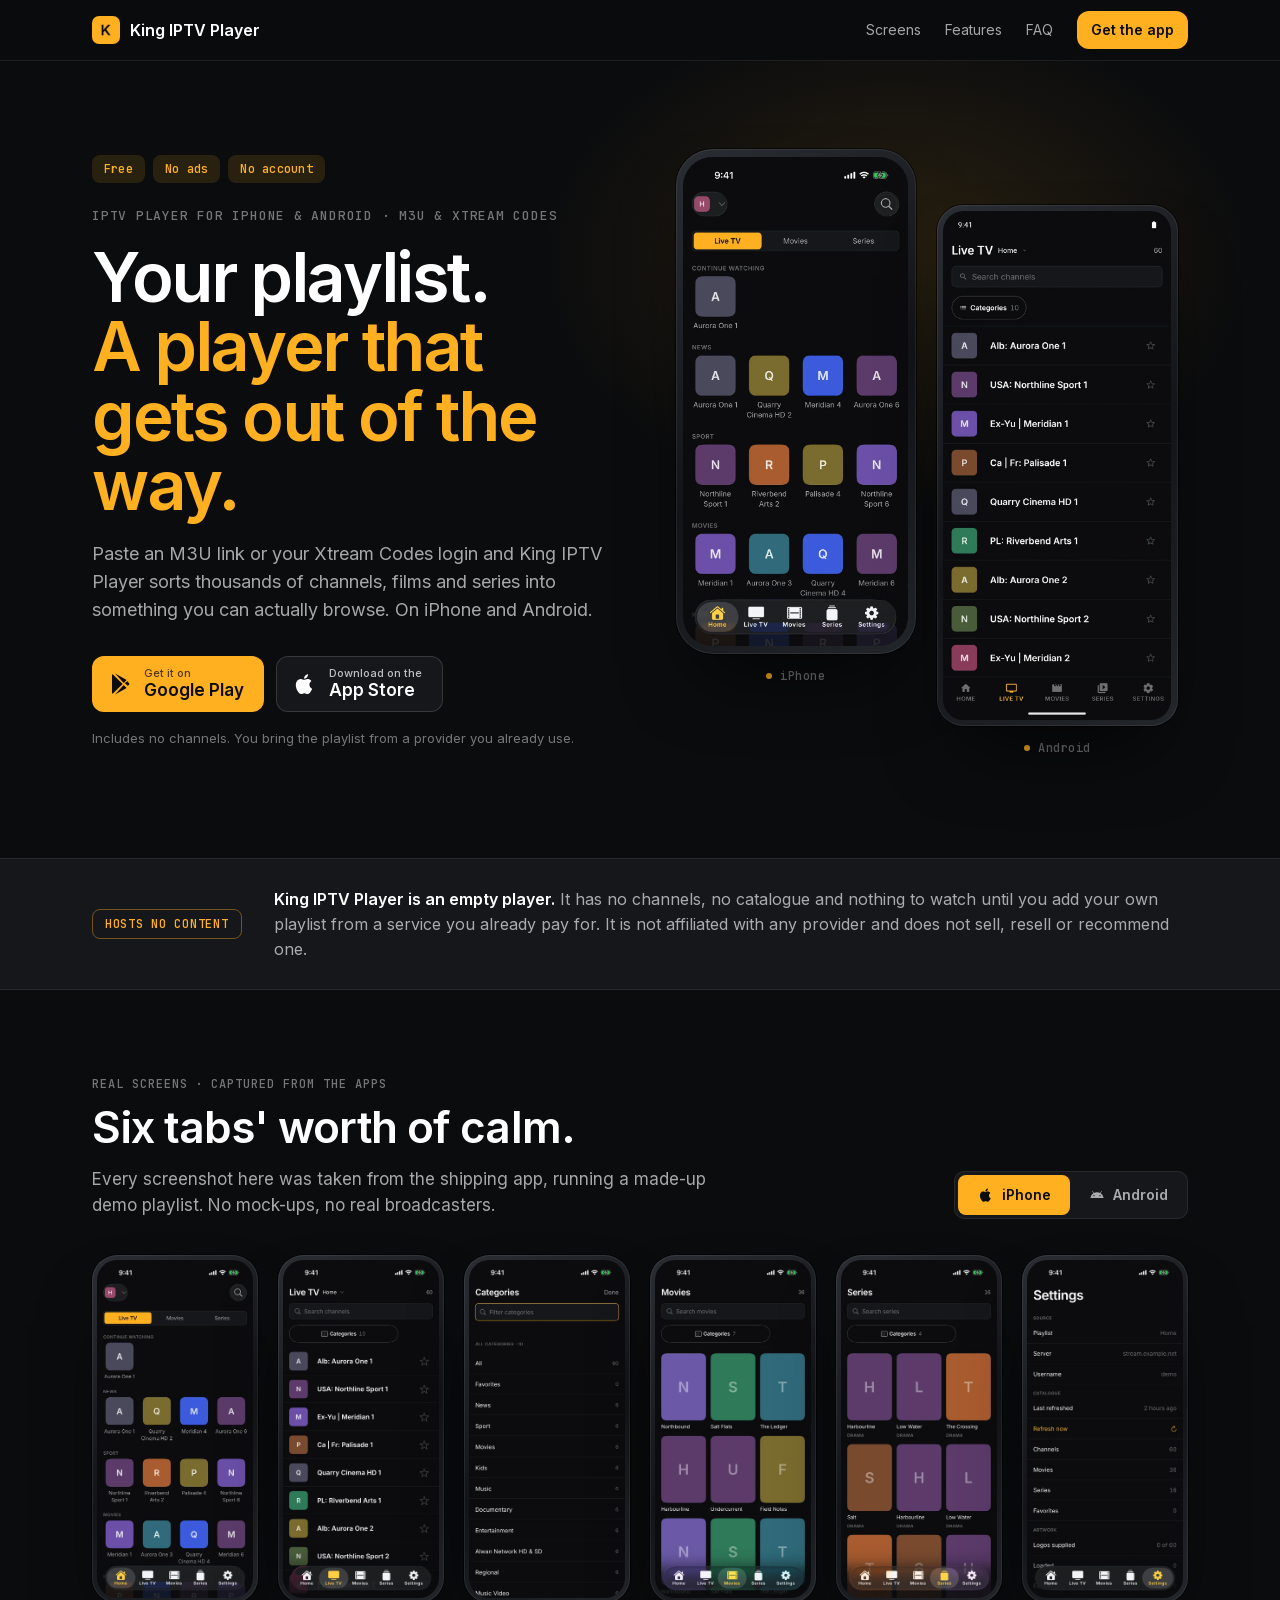
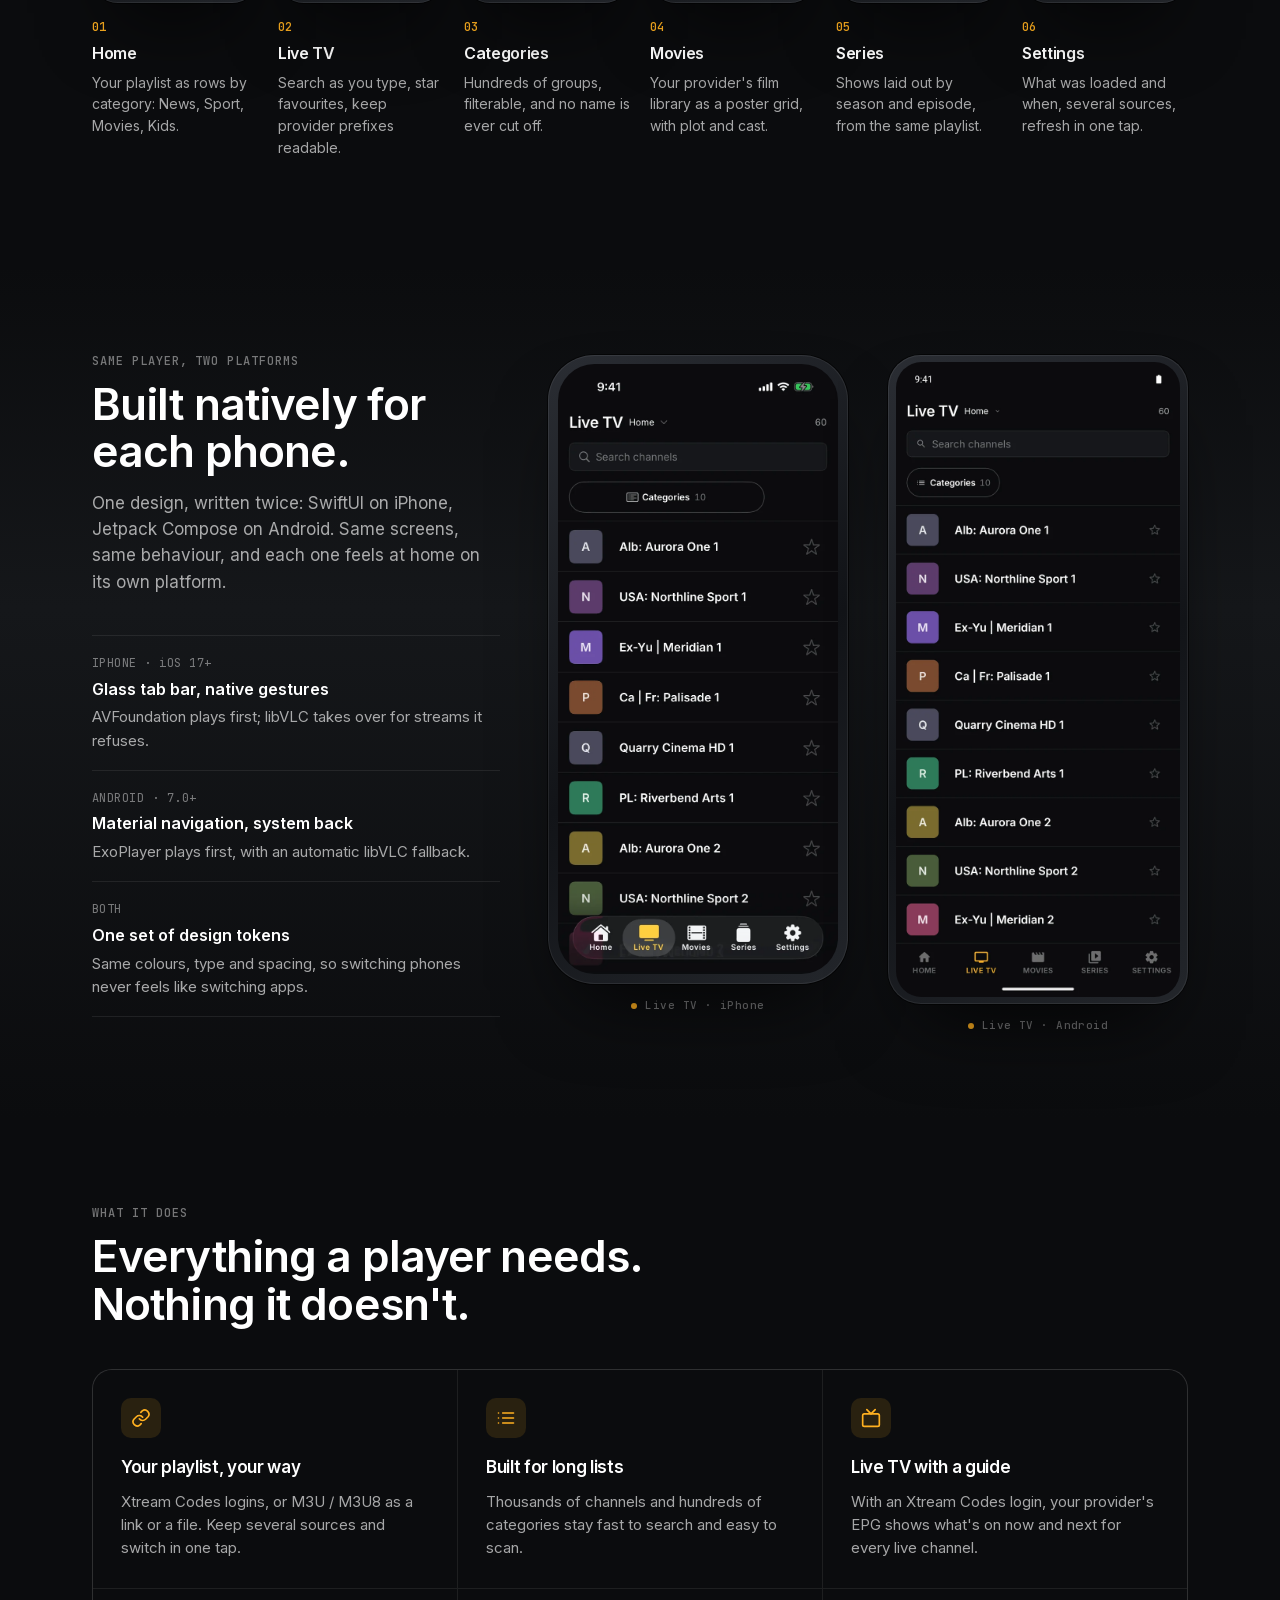
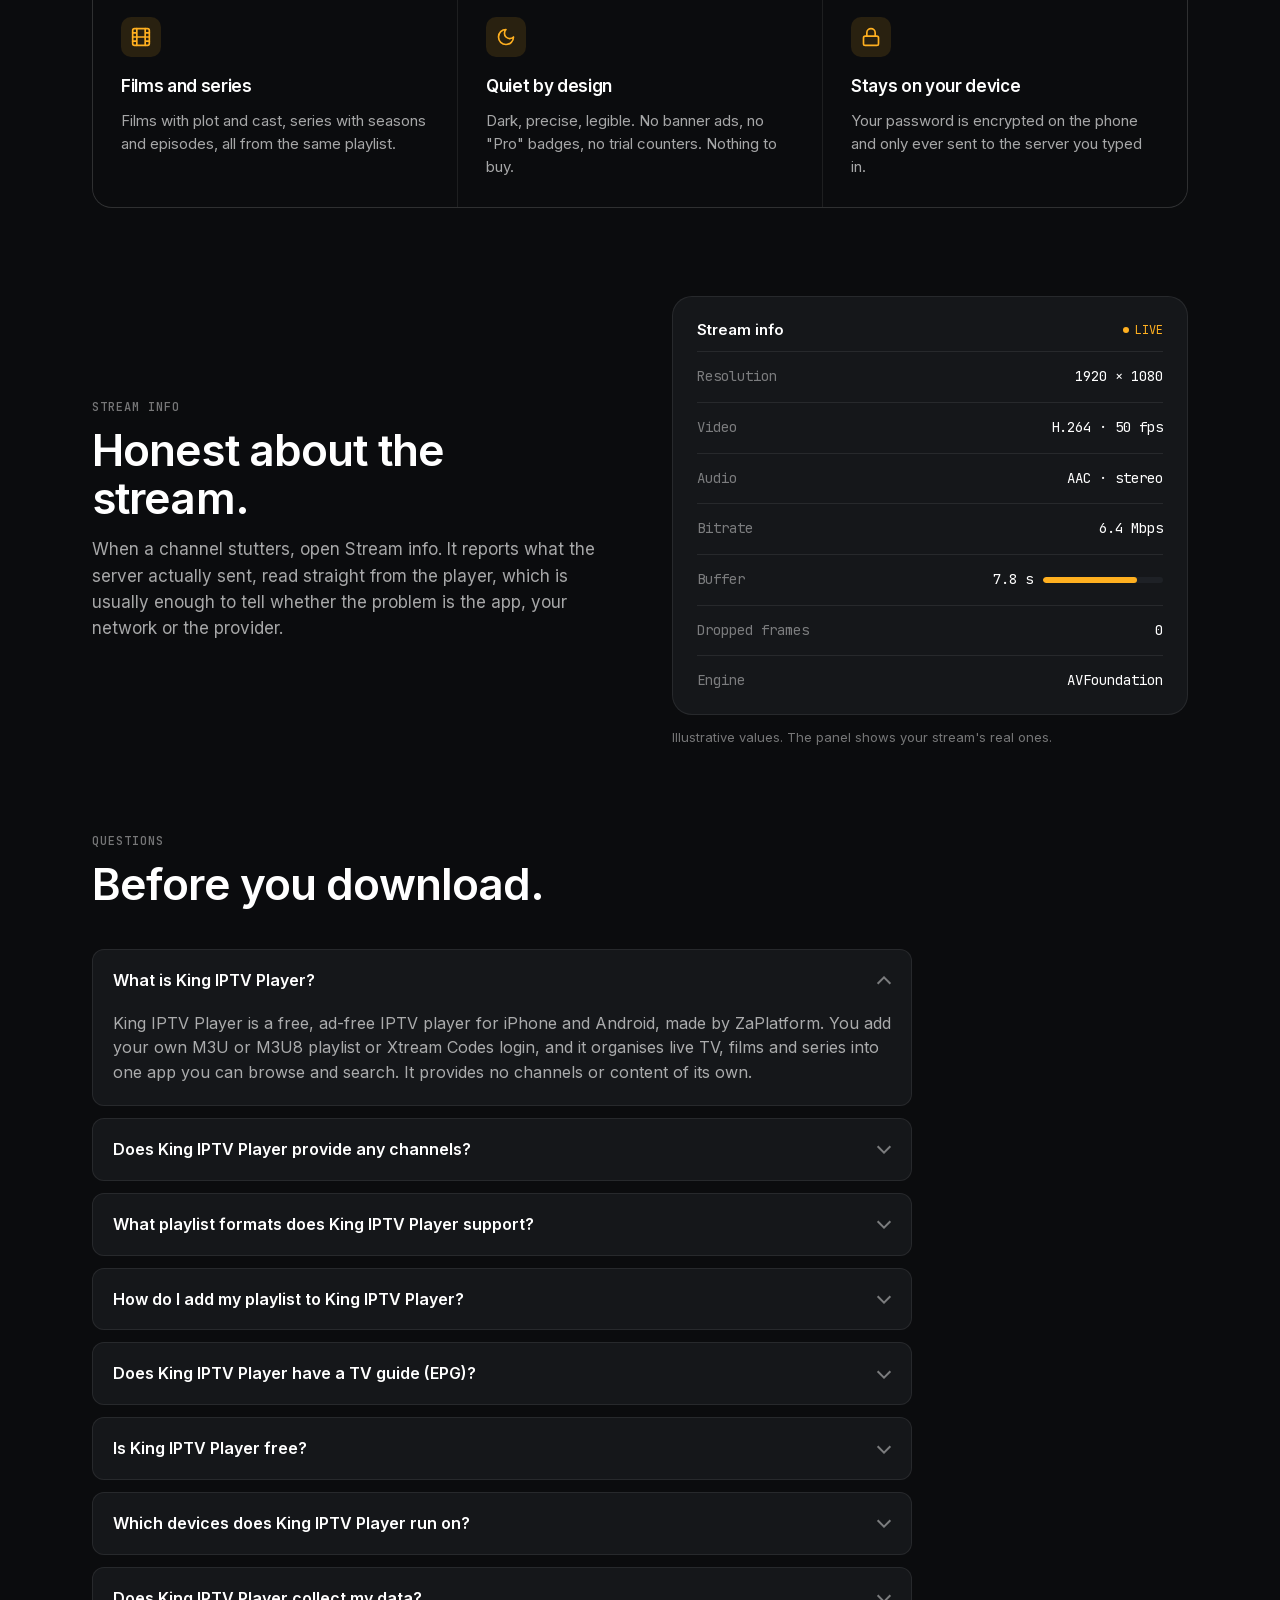
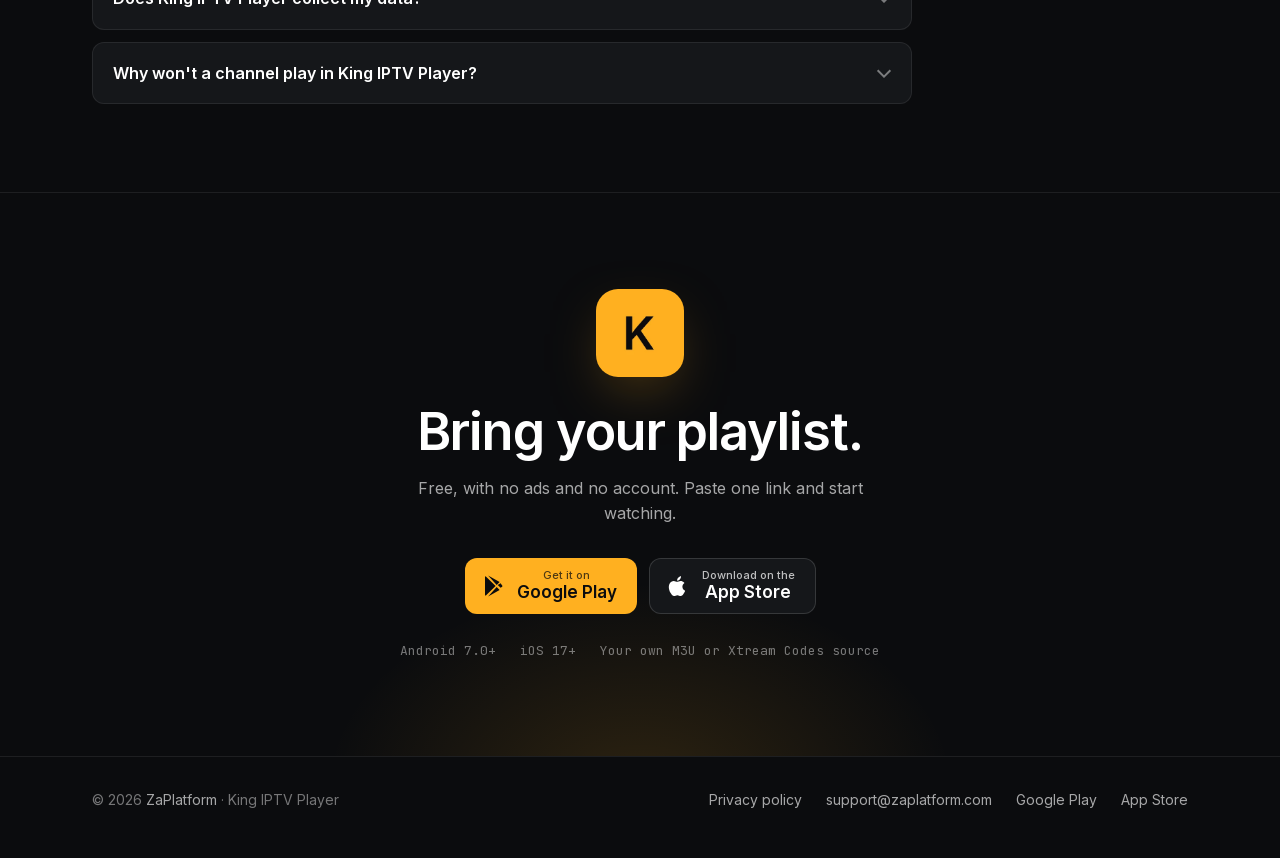
<file: index.html>
<!doctype html>
<html lang="en">
<head>
<meta charset="utf-8">
<meta name="viewport" content="width=device-width, initial-scale=1">
<title>King IPTV Player: M3U &amp; Xtream Codes Player for iPhone &amp; Android</title>
<meta name="description" content="Free, ad-free IPTV player for iPhone and Android. Play your own M3U playlist or Xtream Codes login: live TV, films and series. Includes no channels.">
<meta name="robots" content="index, follow, max-image-preview:large, max-snippet:-1">
<meta name="author" content="ZaPlatform">
<link rel="canonical" href="https://kingiptv.zaplatform.com/">
<meta name="theme-color" content="#0B0C0E">
<meta name="apple-itunes-app" content="app-id=6807144978">
<link rel="icon" type="image/png" href="favicon.png">
<link rel="apple-touch-icon" href="apple-touch-icon.png">

<meta property="og:type" content="website">
<meta property="og:site_name" content="King IPTV Player">
<meta property="og:locale" content="en_GB">
<meta property="og:title" content="King IPTV Player: M3U &amp; Xtream Codes player for iPhone &amp; Android">
<meta property="og:description" content="A free, ad-free IPTV player for iPhone and Android. You bring your own M3U playlist or Xtream Codes login; the app includes no channels.">
<meta property="og:url" content="https://kingiptv.zaplatform.com/">
<meta property="og:image" content="https://kingiptv.zaplatform.com/og.png">
<meta property="og:image:type" content="image/png">
<meta property="og:image:width" content="1024">
<meta property="og:image:height" content="500">
<meta property="og:image:alt" content="King IPTV Player, an IPTV player for iPhone and Android">
<meta name="twitter:card" content="summary_large_image">
<meta name="twitter:title" content="King IPTV Player: M3U &amp; Xtream Codes player for iPhone &amp; Android">
<meta name="twitter:description" content="A free, ad-free IPTV player for iPhone and Android. You bring your own M3U playlist or Xtream Codes login; the app includes no channels.">
<meta name="twitter:image" content="https://kingiptv.zaplatform.com/og.png">
<meta name="twitter:image:alt" content="King IPTV Player, an IPTV player for iPhone and Android">

<!-- FAQPage.mainEntity is filled in by build-site.py from the visible FAQ in index.html. -->
<script type="application/ld+json">
{
  "@context": "https://schema.org",
  "@graph": [
    {
      "@type": "WebSite",
      "@id": "https://kingiptv.zaplatform.com/#website",
      "url": "https://kingiptv.zaplatform.com/",
      "name": "King IPTV Player",
      "inLanguage": "en",
      "publisher": { "@id": "https://kingiptv.zaplatform.com/#org" }
    },
    {
      "@type": "WebPage",
      "@id": "https://kingiptv.zaplatform.com/#webpage",
      "url": "https://kingiptv.zaplatform.com/",
      "name": "King IPTV Player: M3U & Xtream Codes Player for iPhone & Android",
      "description": "Free, ad-free IPTV player for iPhone and Android. Play your own M3U playlist or Xtream Codes login: live TV, films and series. Includes no channels.",
      "inLanguage": "en",
      "isPartOf": { "@id": "https://kingiptv.zaplatform.com/#website" },
      "about": [{ "@id": "https://kingiptv.zaplatform.com/#ios" }, { "@id": "https://kingiptv.zaplatform.com/#android" }],
      "primaryImageOfPage": { "@type": "ImageObject", "url": "https://kingiptv.zaplatform.com/og.png", "width": 1024, "height": 500 },
      "publisher": { "@id": "https://kingiptv.zaplatform.com/#org" }
    },
    {
      "@type": "MobileApplication",
      "@id": "https://kingiptv.zaplatform.com/#android",
      "name": "King IPTV Player",
      "alternateName": ["King IPTV", "King IPTV Player: M3U & Xtream"],
      "description": "A free, ad-free IPTV player for Android phones and tablets that plays your own M3U / M3U8 playlist or Xtream Codes login, with live TV, now-and-next from the provider's EPG, films and series. It hosts and provides no channels or content.",
      "applicationCategory": "MultimediaApplication",
      "applicationSubCategory": "IPTV player",
      "operatingSystem": "Android 7.0 or later",
      "inLanguage": "en",
      "url": "https://kingiptv.zaplatform.com/",
      "downloadUrl": "https://play.google.com/store/apps/details?id=com.zaplatform.kingiptv",
      "installUrl": "https://play.google.com/store/apps/details?id=com.zaplatform.kingiptv",
      "image": "https://kingiptv.zaplatform.com/icon.png",
      "screenshot": ["https://kingiptv.zaplatform.com/assets/shots/android/home.webp", "https://kingiptv.zaplatform.com/assets/shots/android/livetv.webp", "https://kingiptv.zaplatform.com/assets/shots/android/categories.webp", "https://kingiptv.zaplatform.com/assets/shots/android/movies.webp", "https://kingiptv.zaplatform.com/assets/shots/android/series.webp", "https://kingiptv.zaplatform.com/assets/shots/android/settings.webp"],
      "featureList": [
        "Xtream Codes API login",
        "M3U and M3U8 playlists by link or file",
        "Multiple playlist sources",
        "Live TV with now and next from the provider's EPG (Xtream Codes)",
        "Films and series with resume",
        "Category picker with channel counts",
        "Search across the whole playlist",
        "Favourites per source",
        "Picture-in-picture",
        "Subtitle and audio track selection",
        "Automatic fallback from ExoPlayer to libVLC",
        "Stream info panel: resolution, codecs, bitrate, buffer, dropped frames"
      ],
      "isAccessibleForFree": true,
      "offers": { "@type": "Offer", "price": "0", "priceCurrency": "USD", "availability": "https://schema.org/InStock" },
      "author": { "@id": "https://kingiptv.zaplatform.com/#zak" },
      "publisher": { "@id": "https://kingiptv.zaplatform.com/#org" }
    },
    {
      "@type": "MobileApplication",
      "@id": "https://kingiptv.zaplatform.com/#ios",
      "name": "King IPTV Player",
      "alternateName": "King IPTV",
      "description": "A free, ad-free IPTV player for iPhone that plays your own M3U / M3U8 playlist or Xtream Codes login, with live TV, now-and-next from the provider's EPG, films and series. It hosts and provides no channels or content.",
      "applicationCategory": "MultimediaApplication",
      "applicationSubCategory": "IPTV player",
      "operatingSystem": "iOS 17.0 or later",
      "inLanguage": "en",
      "url": "https://kingiptv.zaplatform.com/",
      "downloadUrl": "https://apps.apple.com/gb/app/king-iptv-player/id6807144978",
      "installUrl": "https://apps.apple.com/gb/app/king-iptv-player/id6807144978",
      "image": "https://kingiptv.zaplatform.com/icon.png",
      "screenshot": ["https://kingiptv.zaplatform.com/assets/shots/ios/home.webp", "https://kingiptv.zaplatform.com/assets/shots/ios/livetv.webp", "https://kingiptv.zaplatform.com/assets/shots/ios/categories.webp", "https://kingiptv.zaplatform.com/assets/shots/ios/movies.webp", "https://kingiptv.zaplatform.com/assets/shots/ios/series.webp", "https://kingiptv.zaplatform.com/assets/shots/ios/settings.webp"],
      "featureList": [
        "Xtream Codes API login",
        "M3U and M3U8 playlists by link or file",
        "Multiple playlist sources",
        "Live TV with now and next from the provider's EPG (Xtream Codes)",
        "Films and series with resume",
        "Category picker with channel counts",
        "Search across the whole playlist",
        "Favourites per source",
        "Picture-in-picture",
        "Subtitle and audio track selection",
        "Automatic fallback from AVFoundation to libVLC",
        "Stream info panel: resolution, codecs, bitrate, buffer, dropped frames"
      ],
      "isAccessibleForFree": true,
      "offers": { "@type": "Offer", "price": "0", "priceCurrency": "USD", "availability": "https://schema.org/InStock" },
      "author": { "@id": "https://kingiptv.zaplatform.com/#zak" },
      "publisher": { "@id": "https://kingiptv.zaplatform.com/#org" }
    },
    {
      "@type": "Organization",
      "@id": "https://kingiptv.zaplatform.com/#org",
      "name": "ZaPlatform",
      "url": "https://zaplatform.com/",
      "logo": { "@type": "ImageObject", "url": "https://kingiptv.zaplatform.com/icon.png", "width": 512, "height": 512 },
      "email": "support@zaplatform.com",
      "sameAs": ["https://play.google.com/store/apps/developer?id=ZaPlatform"]
    },
    {
      "@type": "Person",
      "@id": "https://kingiptv.zaplatform.com/#zak",
      "name": "Mohamed ElZoghbi",
      "alternateName": "Zak",
      "worksFor": { "@id": "https://kingiptv.zaplatform.com/#org" },
      "sameAs": ["https://apps.apple.com/gb/developer/mohamed-elzoghbi/id1796668769"]
    },
    {
      "@type": "FAQPage",
      "@id": "https://kingiptv.zaplatform.com/#faq",
      "url": "https://kingiptv.zaplatform.com/#faq",
      "inLanguage": "en",
      "isPartOf": { "@id": "https://kingiptv.zaplatform.com/#website" },
      "mainEntity": [
        {
          "@type": "Question",
          "name": "What is King IPTV Player?",
          "acceptedAnswer": {
            "@type": "Answer",
            "text": "King IPTV Player is a free, ad-free IPTV player for iPhone and Android, made by ZaPlatform. You add your own M3U or M3U8 playlist or Xtream Codes login, and it organises live TV, films and series into one app you can browse and search. It provides no channels or content of its own."
          }
        },
        {
          "@type": "Question",
          "name": "Does King IPTV Player provide any channels?",
          "acceptedAnswer": {
            "@type": "Answer",
            "text": "No. King IPTV Player is a player only. It hosts, sells and provides no channels, playlists or other content, and it shows nothing until you add a playlist from an IPTV provider you already use. It is not affiliated with any provider and does not recommend one. Only add playlists you have the right to watch."
          }
        },
        {
          "@type": "Question",
          "name": "What playlist formats does King IPTV Player support?",
          "acceptedAnswer": {
            "@type": "Answer",
            "text": "King IPTV Player supports Xtream Codes logins (server URL, username and password) and M3U or M3U8 playlists, added either as a link or as a file. You can keep several sources side by side and switch between them. It plays the common IPTV stream formats, including HLS and MPEG-TS."
          }
        },
        {
          "@type": "Question",
          "name": "How do I add my playlist to King IPTV Player?",
          "acceptedAnswer": {
            "@type": "Answer",
            "text": "Open King IPTV Player, choose Xtream Codes or M3U as the source type, then enter the server URL, username and password, or paste an M3U link or pick a playlist file. The app loads your channels, films and series and sorts them by category. Your IPTV provider gives you these details; the app does not."
          }
        },
        {
          "@type": "Question",
          "name": "Does King IPTV Player have a TV guide (EPG)?",
          "acceptedAnswer": {
            "@type": "Answer",
            "text": "Yes. With an Xtream Codes login, King IPTV Player reads your provider's electronic programme guide (EPG) and shows what is on now and next for each live channel, both in the channel list and in the player. If your provider sends no guide data, the channels still play; only the programme line stays empty."
          }
        },
        {
          "@type": "Question",
          "name": "Is King IPTV Player free?",
          "acceptedAnswer": {
            "@type": "Answer",
            "text": "Yes. King IPTV Player is free on Google Play and the App Store, with no ads, no subscription, no trial and no in-app purchases. You only need your own IPTV subscription or M3U playlist, which comes from a provider, not from us. The app does not sell or resell any IPTV service."
          }
        },
        {
          "@type": "Question",
          "name": "Which devices does King IPTV Player run on?",
          "acceptedAnswer": {
            "@type": "Answer",
            "text": "King IPTV Player runs on Android phones and tablets with Android 7.0 or later, and on iPhone with iOS 17 or later. The iPhone app can also be installed on an iPad. There is no version for Android TV, Apple TV or Chromecast, so it plays on the phone or tablet itself."
          }
        },
        {
          "@type": "Question",
          "name": "Does King IPTV Player collect my data?",
          "acceptedAnswer": {
            "@type": "Answer",
            "text": "King IPTV Player collects only anonymous usage statistics through Firebase Analytics: which screens are opened and whether a stream played. Never your logins, links or channel names. Your provider password is encrypted on the device and sent only to the server you entered. There is no account, no advertising ID and no server of ours. See the privacy policy."
          }
        },
        {
          "@type": "Question",
          "name": "Why won't a channel play in King IPTV Player?",
          "acceptedAnswer": {
            "@type": "Answer",
            "text": "King IPTV Player first tries the phone's own player (AVFoundation on iPhone, ExoPlayer on Android) and switches to libVLC automatically if a stream fails. If a channel still won't play, open Stream info in the player: it shows what the server actually sent, which usually tells you whether the problem is the app, your network or the provider."
          }
        }
      ]
    }
  ]
}
</script>
<link rel="preload" href="fonts/inter-latin.woff2" as="font" type="font/woff2" crossorigin>
<link rel="preload" href="fonts/jetbrains-mono-latin.woff2" as="font" type="font/woff2" crossorigin>
<style>
/* Self-hosted fonts (fonts/, SIL OFL) */
@font-face { font-family: "Inter"; font-style: normal; font-weight: 400 600; font-display: swap;
  src: url(fonts/inter-latin.woff2) format("woff2"); }
@font-face { font-family: "JetBrains Mono"; font-style: normal; font-weight: 400 500; font-display: swap;
  src: url(fonts/jetbrains-mono-latin.woff2) format("woff2"); }
/* Tokens — same values as the app's Tokens.swift / Tokens.kt */
:root {
  color-scheme: dark;
  --base: #0B0C0E;
  --surface: #15171A;
  --raised: #1E2126;
  --accent: #FFB020;
  --accent-pressed: #D99518;
  --on-accent: #0B0C0E;
  --text: #FFFFFF;
  --text-2: rgba(255,255,255,.64);
  --text-3: rgba(255,255,255,.44);
  --hairline: rgba(255,255,255,.08);
  --hairline-2: rgba(255,255,255,.14);
  --tint-12: rgba(255,176,32,.12);
  --tint-06: rgba(255,176,32,.06);

  --sans: "Inter", system-ui, -apple-system, "Segoe UI", Roboto, sans-serif;
  --mono: "JetBrains Mono", ui-monospace, "SF Mono", Menlo, monospace;

  --r-sm: 8px; --r-md: 12px; --r-lg: 20px;
  --gutter: 16px;
  --max: 1160px;
  --ease: cubic-bezier(.16,1,.3,1);
}
@media (min-width: 720px) { :root { --gutter: 32px; } }

*, *::before, *::after { box-sizing: border-box; }
html { -webkit-text-size-adjust: 100%; scroll-behavior: smooth; }
body {
  margin: 0; background: var(--base); color: var(--text);
  font: 400 16px/1.55 var(--sans);
  -webkit-font-smoothing: antialiased; overflow-x: hidden;
}
img { display: block; max-width: 100%; height: auto; }
a { color: inherit; }
:focus-visible { outline: 2px solid var(--accent); outline-offset: 3px; border-radius: 6px; }
.wrap { max-width: var(--max); margin: 0 auto; padding: 0 var(--gutter); }
.mono { font-family: var(--mono); }
.eyebrow {
  font: 500 12px/1 var(--mono); letter-spacing: .08em; text-transform: uppercase;
  color: var(--text-3);
}
h1, h2, h3 { margin: 0; font-weight: 600; letter-spacing: -.02em; }
p { margin: 0; }

/* ---------- Nav ---------- */
.nav {
  position: sticky; top: 0; z-index: 10;
  background: rgba(11,12,14,.78);
  backdrop-filter: saturate(160%) blur(16px); -webkit-backdrop-filter: saturate(160%) blur(16px);
  border-bottom: 1px solid var(--hairline);
}
.nav .wrap { display: flex; align-items: center; gap: 24px; height: 60px; }
.brand { display: flex; align-items: center; gap: 10px; text-decoration: none; font-weight: 600; }
.brand img { width: 28px; height: 28px; border-radius: 7px; }
.nav-links { display: none; gap: 24px; margin-left: auto; font-size: 14px; }
.nav-links a { text-decoration: none; color: var(--text-2); transition: color .15s; }
.nav-links a:hover { color: var(--text); }
.nav .btn { margin-left: auto; }
@media (min-width: 860px) { .nav-links { display: flex; } .nav .btn { margin-left: 0; } }

/* ---------- Buttons ---------- */
.btn {
  display: inline-flex; align-items: center; gap: 10px; min-height: 44px;
  padding: 0 18px; border-radius: var(--r-md); text-decoration: none;
  font: 600 15px/1 var(--sans); cursor: pointer; border: 0;
  transition: background-color .15s, transform .15s var(--ease);
}
.btn:active { transform: scale(.97); }
.btn-primary { background: var(--accent); color: var(--on-accent); }
.btn-primary:hover { background: var(--accent-pressed); }
.btn-sm { min-height: 38px; padding: 0 14px; font-size: 14px; }
.btn svg { width: 18px; height: 18px; flex: none; }
.store {
  display: inline-flex; align-items: center; gap: 12px; min-height: 56px; padding: 0 20px 0 16px;
  border-radius: var(--r-md); text-decoration: none; transition: background-color .15s, transform .15s var(--ease);
}
.store:active { transform: scale(.97); }
.store svg { width: 24px; height: 24px; flex: none; }
.store small { display: block; font: 500 11px/1.2 var(--sans); opacity: .72; }
.store strong { display: block; font: 600 17px/1.2 var(--sans); }
.store-play { background: var(--accent); color: var(--on-accent); }
.store-play:hover { background: var(--accent-pressed); }
.store-apple { border: 1px solid var(--hairline-2); color: var(--text); background: var(--surface); }
.store-apple:hover { background: var(--raised); }

/* ---------- Device frames ---------- */
.device {
  position: relative; border-radius: 15.5% / 7.2%; padding: 3.2%;
  background: linear-gradient(145deg, #2a2d33, #121418 55%, #23262b);
  box-shadow: 0 0 0 1px rgba(255,255,255,.07) inset, 0 40px 80px -30px rgba(0,0,0,.8), 0 0 0 1px rgba(0,0,0,.6);
}
.device img { width: 100%; border-radius: 13% / 6%; background: var(--surface); }
.device.android { border-radius: 11% / 5%; padding: 2.6%; }
.device.android img { border-radius: 9% / 4.1%; }
.device-label {
  display: flex; align-items: center; justify-content: center; gap: 8px; margin-top: 16px;
  font: 500 12px/1 var(--mono); color: var(--text-3); letter-spacing: .04em;
}
.device-label::before { content: ""; width: 6px; height: 6px; border-radius: 50%; background: var(--accent); }

/* ---------- Hero ---------- */
.hero { position: relative; padding: 56px 0 72px; overflow: hidden; }
.hero::before {
  content: ""; position: absolute; inset: -20% -10% auto 30%; height: 90%;
  background: radial-gradient(closest-side, rgba(255,176,32,.13), transparent 70%);
  pointer-events: none;
}
.hero .wrap { position: relative; display: grid; gap: 56px; align-items: center; }
@media (min-width: 960px) { .hero { padding: 88px 0 104px; } .hero .wrap { grid-template-columns: 1.02fr 1fr; gap: 40px; } }
.chips { display: flex; flex-wrap: wrap; gap: 8px; margin-bottom: 24px; }
.chip {
  display: inline-flex; align-items: center; gap: 6px; height: 28px; padding: 0 12px;
  border-radius: 8px; background: var(--tint-12); color: var(--accent);
  font: 500 12px/1 var(--mono); letter-spacing: .02em;
}
.hero h1 { font-size: clamp(40px, 7vw, 68px); line-height: 1.02; letter-spacing: -.035em; }
.hero h1 em { font-style: normal; color: var(--accent); }
.hero h1 .kicker {
  display: block; margin-bottom: 18px; font: 500 13px/1.4 var(--mono); letter-spacing: .06em;
  text-transform: uppercase; color: var(--text-3);
}
.hero .lead { margin-top: 20px; max-width: 34em; font-size: 18px; color: var(--text-2); }
.hero .ctas { display: flex; flex-wrap: wrap; gap: 12px; margin-top: 32px; }
.hero .fine { margin-top: 16px; font-size: 13px; color: var(--text-3); }

.duo { display: flex; justify-content: center; align-items: flex-start; gap: 4%; }
.duo figure { margin: 0; width: min(46%, 260px); }
.duo figure:last-child { margin-top: 56px; }

/* ---------- Honesty band ---------- */
.band { border-block: 1px solid var(--hairline); background: var(--surface); }
.band .wrap { display: grid; gap: 16px; padding-block: 28px; align-items: center; }
@media (min-width: 860px) { .band .wrap { grid-template-columns: auto 1fr; gap: 32px; } }
.band .tag {
  justify-self: start; display: inline-flex; align-items: center; gap: 8px; height: 30px; padding: 0 12px;
  border: 1px solid rgba(255,176,32,.4); border-radius: 8px; color: var(--accent); font: 500 12px/1 var(--mono);
  letter-spacing: .06em; text-transform: uppercase;
}
.band p { color: var(--text-2); max-width: 70em; }
.band strong { color: var(--text); font-weight: 600; }

/* ---------- Sections ---------- */
section.block { padding: 88px 0; }
.head { display: grid; gap: 14px; max-width: 40em; margin-bottom: 40px; }
.head h2 { font-size: clamp(30px, 4.4vw, 44px); line-height: 1.08; }
.head p { color: var(--text-2); font-size: 17px; }

/* Screen tour */
.tour-top { display: flex; flex-wrap: wrap; gap: 20px; align-items: end; justify-content: space-between; margin-bottom: 32px; }
.tour-top .head { margin-bottom: 0; }
.seg {
  display: inline-flex; padding: 3px; gap: 2px; border-radius: 10px;
  background: var(--surface); border: 1px solid var(--hairline);
}
.seg button {
  min-width: 112px; min-height: 40px; padding: 0 16px; border: 0; border-radius: 8px;
  background: transparent; color: var(--text-2); font: 600 14px/1 var(--sans); cursor: pointer;
  display: inline-flex; align-items: center; justify-content: center; gap: 8px;
  transition: background-color .2s var(--ease), color .2s;
}
.seg button svg { width: 16px; height: 16px; }
.seg button[aria-selected="true"] { background: var(--accent); color: var(--on-accent); }
.seg button:not([aria-selected="true"]):hover { color: var(--text); }

.strip {
  display: grid; grid-auto-flow: column; grid-auto-columns: min(60%, 220px); gap: 20px;
  overflow-x: auto; scroll-snap-type: x mandatory; scroll-padding-inline: var(--gutter);
  padding: 4px var(--gutter) 20px;
  margin: 0 calc(var(--gutter) * -1); scrollbar-width: thin; scrollbar-color: var(--raised) transparent;
}
@media (min-width: 1100px) { .strip { grid-auto-columns: 1fr; overflow: visible; padding-inline: 0; margin: 0; } }
.shot { margin: 0; scroll-snap-align: start; }
.shot .device { transition: opacity .25s var(--ease); }
.shot figcaption { margin-top: 18px; }
.shot h3 { font-size: 16px; }
.shot p { margin-top: 6px; font-size: 14px; color: var(--text-2); }
.shot .n { font: 500 12px/1 var(--mono); color: var(--accent); margin-bottom: 8px; display: block; }
.strip.is-swapping .device { opacity: 0; }

/* Native on each */
.native { background: linear-gradient(180deg, var(--base), var(--surface) 40%, var(--base)); }
.compare { display: grid; gap: 40px; align-items: start; }
.pair { display: grid; grid-template-columns: 1fr 1fr; gap: 16px; align-items: start; }
@media (min-width: 900px) { .compare { grid-template-columns: 1fr minmax(0, 640px); gap: 48px; } .pair { gap: 40px; } }
.compare .device { max-width: 300px; margin: 0 auto; }
.pair .device-label { font-size: 11px; }
.notes { list-style: none; margin: 0; padding: 0; display: grid; gap: 0; }
.notes li { padding: 18px 0; border-top: 1px solid var(--hairline); display: grid; gap: 4px; }
.notes li:last-child { border-bottom: 1px solid var(--hairline); }
.notes b { font-weight: 600; }
.notes span { color: var(--text-2); font-size: 15px; }
.notes .mono { font-size: 12px; color: var(--text-3); letter-spacing: .04em; }

/* Features */
.features { display: grid; gap: 1px; background: var(--hairline); border: 1px solid var(--hairline); border-radius: var(--r-lg); overflow: hidden; }
@media (min-width: 640px) { .features { grid-template-columns: 1fr 1fr; } }
@media (min-width: 1000px) { .features { grid-template-columns: repeat(3, 1fr); } }
.feature { background: var(--base); padding: 28px; display: grid; gap: 10px; align-content: start; }
.feature .ic {
  width: 40px; height: 40px; border-radius: 10px; display: grid; place-items: center;
  background: var(--tint-12); color: var(--accent); margin-bottom: 6px;
}
.feature .ic svg { width: 20px; height: 20px; }
.feature h3 { font-size: 17px; }
.feature p { color: var(--text-2); font-size: 15px; }

/* Stream info */
.info { display: grid; gap: 40px; align-items: center; }
@media (min-width: 900px) { .info { grid-template-columns: 1fr 1fr; gap: 64px; } }
.panel {
  background: var(--surface); border: 1px solid var(--hairline); border-radius: var(--r-lg);
  padding: 8px 24px; font-family: var(--mono); font-size: 14px;
}
.panel .row { display: flex; justify-content: space-between; gap: 16px; padding: 14px 0; border-bottom: 1px solid var(--hairline); }
.panel .row:last-child { border-bottom: 0; }
.panel .k { color: var(--text-3); }
.panel .v { color: var(--text); text-align: right; }
.panel .top { display: flex; justify-content: space-between; align-items: center; padding: 16px 0 12px; border-bottom: 1px solid var(--hairline); }
.panel .top b { font: 600 15px/1 var(--sans); }
.live { display: inline-flex; align-items: center; gap: 6px; color: var(--accent); font-size: 12px; }
.live::before { content: ""; width: 6px; height: 6px; border-radius: 50%; background: currentColor; }
.bar { height: 6px; width: 120px; border-radius: 3px; background: var(--raised); overflow: hidden; display: inline-block; vertical-align: middle; margin-left: 10px; }
.bar i { display: block; height: 100%; width: 78%; background: var(--accent); border-radius: 3px; }
.caption { margin-top: 12px; font-size: 13px; color: var(--text-3); }

/* FAQ */
.faq { display: grid; gap: 12px; max-width: 820px; }
.faq details { background: var(--surface); border: 1px solid var(--hairline); border-radius: var(--r-md); }
.faq summary {
  list-style: none; cursor: pointer; padding: 18px 56px 18px 20px; position: relative;
  font-weight: 600; min-height: 44px;
}
.faq summary::-webkit-details-marker { display: none; }
.faq summary h3 { display: inline; font: inherit; letter-spacing: inherit; }
.faq summary::after {
  content: ""; position: absolute; right: 22px; top: 50%; width: 10px; height: 10px; margin-top: -7px;
  border-right: 2px solid var(--text-3); border-bottom: 2px solid var(--text-3); transform: rotate(45deg);
  transition: transform .2s var(--ease);
}
.faq details[open] summary::after { transform: rotate(225deg); margin-top: -2px; }
.faq details p { padding: 0 20px 20px; color: var(--text-2); }
.faq a { color: var(--accent); }

/* Final CTA */
.final { text-align: center; padding: 96px 0; border-top: 1px solid var(--hairline); position: relative; overflow: hidden; }
.final::before {
  content: ""; position: absolute; left: 50%; bottom: -60%; width: 900px; height: 600px; transform: translateX(-50%);
  background: radial-gradient(closest-side, rgba(255,176,32,.14), transparent 70%); pointer-events: none;
}
.final .wrap { position: relative; }
.final img.icon { width: 88px; height: 88px; border-radius: 22px; margin: 0 auto 28px; box-shadow: 0 20px 60px -20px rgba(255,176,32,.5); }
.final h2 { font-size: clamp(32px, 5vw, 52px); line-height: 1.05; }
.final p { color: var(--text-2); margin: 16px auto 0; max-width: 32em; }
.final .ctas { display: flex; flex-wrap: wrap; gap: 12px; justify-content: center; margin-top: 32px; }
.req { margin-top: 28px; display: flex; flex-wrap: wrap; gap: 8px 24px; justify-content: center; font: 400 13px/1.4 var(--mono); color: var(--text-3); }

footer { border-top: 1px solid var(--hairline); padding: 32px 0 48px; font-size: 14px; color: var(--text-3); }
footer .wrap { display: flex; flex-wrap: wrap; gap: 16px 32px; justify-content: space-between; }
footer nav { display: flex; flex-wrap: wrap; gap: 8px 24px; }
footer a { color: var(--text-2); text-decoration: none; }
footer a:hover { color: var(--text); }

@media (prefers-reduced-motion: reduce) {
  *, *::before, *::after { transition-duration: 0s !important; scroll-behavior: auto !important; }
}
</style>
</head>
<body>

<!-- Inline icon sprite (Lucide-style strokes) -->
<svg width="0" height="0" style="position:absolute" aria-hidden="true">
  <symbol id="i-play" viewBox="0 0 24 24"><path fill="currentColor" d="M4.6 2.3a1 1 0 0 0-.6.9v17.6a1 1 0 0 0 .6.9l10-9.7-10-9.7Zm11.1 8.6 2.9-2.8-11.5-6.6 8.6 9.4Zm0 2.2-8.6 9.4 11.5-6.6-2.9-2.8Zm3.9-3.8-2.9 1.7 2.9 2.8 1.2-.7c.8-.5.8-1.6 0-2.1l-1.2-1.7Z"/></symbol>
  <symbol id="i-apple" viewBox="0 0 24 24"><path fill="currentColor" d="M16.4 12.6c0-2.4 2-3.6 2.1-3.7-1.2-1.7-3-1.9-3.6-2-1.5-.2-3 .9-3.8.9-.8 0-2-.9-3.3-.9-1.7 0-3.3 1-4.1 2.5-1.8 3.1-.5 7.6 1.3 10.1.8 1.2 1.8 2.6 3.1 2.5 1.3 0 1.7-.8 3.3-.8 1.5 0 2 .8 3.3.8 1.4 0 2.2-1.2 3-2.5 1-1.4 1.4-2.7 1.4-2.8-.1 0-2.7-1-2.7-4.1ZM14 5.3c.7-.8 1.1-1.9 1-3-1 0-2.1.7-2.8 1.5-.6.7-1.2 1.8-1 2.9 1.1.1 2.1-.6 2.8-1.4Z"/></symbol>
  <symbol id="i-android" viewBox="0 0 24 24"><path fill="currentColor" d="M17.5 9.3 19.2 6.4a.4.4 0 1 0-.7-.4l-1.8 3A10.6 10.6 0 0 0 12 8a10.6 10.6 0 0 0-4.7 1L5.5 6a.4.4 0 0 0-.7.4l1.7 2.9A9.3 9.3 0 0 0 2 16.5h20a9.3 9.3 0 0 0-4.5-7.2ZM7.5 14a1 1 0 1 1 0-2 1 1 0 0 1 0 2Zm9 0a1 1 0 1 1 0-2 1 1 0 0 1 0 2Z"/></symbol>
  <symbol id="i-list" viewBox="0 0 24 24" fill="none" stroke="currentColor" stroke-width="2" stroke-linecap="round" stroke-linejoin="round"><path d="M8 6h13M8 12h13M8 18h13M3 6h.01M3 12h.01M3 18h.01"/></symbol>
  <symbol id="i-link" viewBox="0 0 24 24" fill="none" stroke="currentColor" stroke-width="2" stroke-linecap="round" stroke-linejoin="round"><path d="M10 13a5 5 0 0 0 7.5.5l3-3a5 5 0 0 0-7-7l-1.7 1.7"/><path d="M14 11a5 5 0 0 0-7.5-.5l-3 3a5 5 0 0 0 7 7l1.7-1.7"/></symbol>
  <symbol id="i-tv" viewBox="0 0 24 24" fill="none" stroke="currentColor" stroke-width="2" stroke-linecap="round" stroke-linejoin="round"><rect x="2" y="7" width="20" height="15" rx="2"/><path d="m17 2-5 5-5-5"/></symbol>
  <symbol id="i-film" viewBox="0 0 24 24" fill="none" stroke="currentColor" stroke-width="2" stroke-linecap="round" stroke-linejoin="round"><rect x="2" y="2" width="20" height="20" rx="2.2"/><path d="M7 2v20M17 2v20M2 12h20M2 7h5M2 17h5M17 17h5M17 7h5"/></symbol>
  <symbol id="i-gauge" viewBox="0 0 24 24" fill="none" stroke="currentColor" stroke-width="2" stroke-linecap="round" stroke-linejoin="round"><path d="m12 14 4-4"/><path d="M3.3 19a10 10 0 1 1 17.4 0"/></symbol>
  <symbol id="i-moon" viewBox="0 0 24 24" fill="none" stroke="currentColor" stroke-width="2" stroke-linecap="round" stroke-linejoin="round"><path d="M12 3a6 6 0 0 0 9 9 9 9 0 1 1-9-9Z"/></symbol>
  <symbol id="i-lock" viewBox="0 0 24 24" fill="none" stroke="currentColor" stroke-width="2" stroke-linecap="round" stroke-linejoin="round"><rect x="3" y="11" width="18" height="11" rx="2"/><path d="M7 11V7a5 5 0 0 1 10 0v4"/></symbol>
  <symbol id="i-phone" viewBox="0 0 24 24" fill="none" stroke="currentColor" stroke-width="2" stroke-linecap="round" stroke-linejoin="round"><rect x="5" y="2" width="14" height="20" rx="2"/><path d="M12 18h.01"/></symbol>
</svg>

<header class="nav">
  <div class="wrap">
    <a class="brand" href="#top" aria-label="King IPTV Player, home">
      <img src="assets/icon.webp" alt="" width="28" height="28">
      <span>King IPTV Player</span>
    </a>
    <nav class="nav-links" aria-label="Sections">
      <a href="#screens">Screens</a>
      <a href="#features">Features</a>
      <a href="#faq">FAQ</a>
    </nav>
    <a class="btn btn-primary btn-sm" href="#download">Get the app</a>
  </div>
</header>

<main id="top">

  <!-- Hero -->
  <section class="hero">
    <div class="wrap">
      <div>
        <div class="chips">
          <span class="chip">Free</span>
          <span class="chip">No ads</span>
          <span class="chip">No account</span>
        </div>
        <h1><span class="kicker">IPTV player for iPhone &amp; Android · M3U &amp; Xtream Codes</span>Your playlist.<br><em>A player that gets out of the way.</em></h1>
        <p class="lead">
          Paste an M3U link or your Xtream Codes login and King IPTV Player sorts
          thousands of channels, films and series into something you can actually browse.
          On iPhone and Android.
        </p>
        <div class="ctas">
          <a class="store store-play" href="https://play.google.com/store/apps/details?id=com.zaplatform.kingiptv">
            <svg aria-hidden="true"><use href="#i-play"/></svg>
            <span><small>Get it on</small><strong>Google Play</strong></span>
          </a>
          <a class="store store-apple" href="https://apps.apple.com/app/id6807144978">
            <svg aria-hidden="true"><use href="#i-apple"/></svg>
            <span><small>Download on the</small><strong>App Store</strong></span>
          </a>
        </div>
        <p class="fine">Includes no channels. You bring the playlist from a provider you already use.</p>
      </div>

      <div class="duo">
        <figure>
          <div class="device">
            <img src="assets/shots/ios/home.webp" width="720" height="1565" fetchpriority="high"
                 alt="King IPTV Player on iPhone: the Home screen with rows of live channels grouped into News, Sport and Movies.">
          </div>
          <figcaption class="device-label">iPhone</figcaption>
        </figure>
        <figure>
          <div class="device android">
            <img src="assets/shots/android/livetv.webp" width="720" height="1606"
                 alt="King IPTV Player on Android: the Live TV list with a channel search field and a Categories button.">
          </div>
          <figcaption class="device-label">Android</figcaption>
        </figure>
      </div>
    </div>
  </section>

  <!-- Honesty band -->
  <div class="band" role="note">
    <div class="wrap">
      <span class="tag">Hosts no content</span>
      <p>
        <strong>King IPTV Player is an empty player.</strong> It has no channels, no catalogue
        and nothing to watch until you add your own playlist from a service you already pay for.
        It is not affiliated with any provider and does not sell, resell or recommend one.
      </p>
    </div>
  </div>

  <!-- Screen tour -->
  <section class="block" id="screens" aria-labelledby="screens-h">
    <div class="wrap">
      <div class="tour-top">
        <div class="head">
          <span class="eyebrow">Real screens · captured from the apps</span>
          <h2 id="screens-h">Six tabs' worth of calm.</h2>
          <p>Every screenshot here was taken from the shipping app, running a made-up demo playlist.
             No mock-ups, no real broadcasters.</p>
        </div>
        <div class="seg" role="tablist" aria-label="Platform">
          <button role="tab" aria-selected="true" aria-controls="strip" data-platform="ios">
            <svg aria-hidden="true"><use href="#i-apple"/></svg>iPhone
          </button>
          <button role="tab" aria-selected="false" aria-controls="strip" data-platform="android">
            <svg aria-hidden="true"><use href="#i-android"/></svg>Android
          </button>
        </div>
      </div>

      <div class="strip" id="strip" role="tabpanel" tabindex="0" aria-label="App screenshots">
        <figure class="shot">
          <div class="device" data-frame><img data-shot="home" src="assets/shots/ios/home.webp" width="720" height="1565" loading="lazy" decoding="async" alt="Home: live channels in horizontal rows by category."></div>
          <figcaption><span class="n">01</span><h3>Home</h3><p>Your playlist as rows by category: News, Sport, Movies, Kids.</p></figcaption>
        </figure>
        <figure class="shot">
          <div class="device" data-frame><img data-shot="livetv" src="assets/shots/ios/livetv.webp" width="720" height="1565" loading="lazy" decoding="async" alt="Live TV: a searchable channel list with favourite stars."></div>
          <figcaption><span class="n">02</span><h3>Live TV</h3><p>Search as you type, star favourites, keep provider prefixes readable.</p></figcaption>
        </figure>
        <figure class="shot">
          <div class="device" data-frame><img data-shot="categories" src="assets/shots/ios/categories.webp" width="720" height="1565" loading="lazy" decoding="async" alt="Categories: a filterable list of every category with channel counts."></div>
          <figcaption><span class="n">03</span><h3>Categories</h3><p>Hundreds of groups, filterable, and no name is ever cut off.</p></figcaption>
        </figure>
        <figure class="shot">
          <div class="device" data-frame><img data-shot="movies" src="assets/shots/ios/movies.webp" width="720" height="1565" loading="lazy" decoding="async" alt="Movies: a poster grid with search and categories."></div>
          <figcaption><span class="n">04</span><h3>Movies</h3><p>Your provider's film library as a poster grid, with plot and cast.</p></figcaption>
        </figure>
        <figure class="shot">
          <div class="device" data-frame><img data-shot="series" src="assets/shots/ios/series.webp" width="720" height="1565" loading="lazy" decoding="async" alt="Series: a poster grid of shows with genre labels."></div>
          <figcaption><span class="n">05</span><h3>Series</h3><p>Shows laid out by season and episode, from the same playlist.</p></figcaption>
        </figure>
        <figure class="shot">
          <div class="device" data-frame><img data-shot="settings" src="assets/shots/ios/settings.webp" width="720" height="1565" loading="lazy" decoding="async" alt="Settings: source, server, catalogue counts and a Refresh now action."></div>
          <figcaption><span class="n">06</span><h3>Settings</h3><p>What was loaded and when, several sources, refresh in one tap.</p></figcaption>
        </figure>
      </div>
    </div>
  </section>

  <!-- Native on each -->
  <section class="block native" aria-labelledby="native-h">
    <div class="wrap">
      <div class="compare">
        <div>
          <div class="head">
            <span class="eyebrow">Same player, two platforms</span>
            <h2 id="native-h">Built natively for each phone.</h2>
            <p>One design, written twice: SwiftUI on iPhone, Jetpack Compose on Android. Same
               screens, same behaviour, and each one feels at home on its own platform.</p>
          </div>
          <ul class="notes">
            <li><span class="mono">IPHONE · iOS 17+</span><b>Glass tab bar, native gestures</b><span>AVFoundation plays first; libVLC takes over for streams it refuses.</span></li>
            <li><span class="mono">ANDROID · 7.0+</span><b>Material navigation, system back</b><span>ExoPlayer plays first, with an automatic libVLC fallback.</span></li>
            <li><span class="mono">BOTH</span><b>One set of design tokens</b><span>Same colours, type and spacing, so switching phones never feels like switching apps.</span></li>
          </ul>
        </div>
        <div class="pair">
        <figure style="margin:0">
          <div class="device"><img src="assets/shots/ios/livetv.webp" width="720" height="1565" loading="lazy" decoding="async" alt="King IPTV Player Live TV screen on iPhone: channel list with search and favourites."></div>
          <figcaption class="device-label">Live TV · iPhone</figcaption>
        </figure>
        <figure style="margin:0">
          <div class="device android"><img src="assets/shots/android/livetv.webp" width="720" height="1606" loading="lazy" decoding="async" alt="King IPTV Player Live TV screen on Android: channel list with search and favourites."></div>
          <figcaption class="device-label">Live TV · Android</figcaption>
        </figure>
        </div>
      </div>
    </div>
  </section>

  <!-- Features -->
  <section class="block" id="features" aria-labelledby="features-h">
    <div class="wrap">
      <div class="head">
        <span class="eyebrow">What it does</span>
        <h2 id="features-h">Everything a player needs. Nothing it doesn't.</h2>
      </div>
      <div class="features">
        <article class="feature">
          <span class="ic"><svg aria-hidden="true"><use href="#i-link"/></svg></span>
          <h3>Your playlist, your way</h3>
          <p>Xtream Codes logins, or M3U / M3U8 as a link or a file. Keep several sources and switch in one tap.</p>
        </article>
        <article class="feature">
          <span class="ic"><svg aria-hidden="true"><use href="#i-list"/></svg></span>
          <h3>Built for long lists</h3>
          <p>Thousands of channels and hundreds of categories stay fast to search and easy to scan.</p>
        </article>
        <article class="feature">
          <span class="ic"><svg aria-hidden="true"><use href="#i-tv"/></svg></span>
          <h3>Live TV with a guide</h3>
          <p>With an Xtream Codes login, your provider's EPG shows what's on now and next for every live channel.</p>
        </article>
        <article class="feature">
          <span class="ic"><svg aria-hidden="true"><use href="#i-film"/></svg></span>
          <h3>Films and series</h3>
          <p>Films with plot and cast, series with seasons and episodes, all from the same playlist.</p>
        </article>
        <article class="feature">
          <span class="ic"><svg aria-hidden="true"><use href="#i-moon"/></svg></span>
          <h3>Quiet by design</h3>
          <p>Dark, precise, legible. No banner ads, no "Pro" badges, no trial counters. Nothing to buy.</p>
        </article>
        <article class="feature">
          <span class="ic"><svg aria-hidden="true"><use href="#i-lock"/></svg></span>
          <h3>Stays on your device</h3>
          <p>Your password is encrypted on the phone and only ever sent to the server you typed in.</p>
        </article>
      </div>
    </div>
  </section>

  <!-- Stream info -->
  <section class="block" aria-labelledby="info-h" style="padding-top:0">
    <div class="wrap info">
      <div class="head" style="margin:0">
        <span class="eyebrow">Stream info</span>
        <h2 id="info-h">Honest about the stream.</h2>
        <p>When a channel stutters, open Stream info. It reports what the server actually sent,
           read straight from the player, which is usually enough to tell whether the problem
           is the app, your network or the provider.</p>
      </div>
      <div>
        <div class="panel" role="group" aria-label="Example of the Stream info panel">
          <div class="top"><b>Stream info</b><span class="live">LIVE</span></div>
          <div class="row"><span class="k">Resolution</span><span class="v">1920 × 1080</span></div>
          <div class="row"><span class="k">Video</span><span class="v">H.264 · 50 fps</span></div>
          <div class="row"><span class="k">Audio</span><span class="v">AAC · stereo</span></div>
          <div class="row"><span class="k">Bitrate</span><span class="v">6.4 Mbps</span></div>
          <div class="row"><span class="k">Buffer</span><span class="v">7.8 s<span class="bar"><i></i></span></span></div>
          <div class="row"><span class="k">Dropped frames</span><span class="v">0</span></div>
          <div class="row"><span class="k">Engine</span><span class="v">AVFoundation</span></div>
        </div>
        <p class="caption">Illustrative values. The panel shows your stream's real ones.</p>
      </div>
    </div>
  </section>

  <!-- FAQ -->
  <section class="block" id="faq" aria-labelledby="faq-h" style="padding-top:0">
    <div class="wrap">
      <div class="head">
        <span class="eyebrow">Questions</span>
        <h2 id="faq-h">Before you download.</h2>
      </div>
      <div class="faq">
        <details open>
          <summary><h3>What is King IPTV Player?</h3></summary>
          <p>King IPTV Player is a free, ad-free IPTV player for iPhone and Android, made by ZaPlatform. You
             add your own M3U or M3U8 playlist or Xtream Codes login, and it organises live TV, films and
             series into one app you can browse and search. It provides no channels or content of its own.</p>
        </details>
        <details>
          <summary><h3>Does King IPTV Player provide any channels?</h3></summary>
          <p>No. King IPTV Player is a player only. It hosts, sells and provides no channels, playlists or
             other content, and it shows nothing until you add a playlist from an IPTV provider you already
             use. It is not affiliated with any provider and does not recommend one. Only add playlists you
             have the right to watch.</p>
        </details>
        <details>
          <summary><h3>What playlist formats does King IPTV Player support?</h3></summary>
          <p>King IPTV Player supports Xtream Codes logins (server URL, username and password) and M3U or
             M3U8 playlists, added either as a link or as a file. You can keep several sources side by side
             and switch between them. It plays the common IPTV stream formats, including HLS and MPEG-TS.</p>
        </details>
        <details>
          <summary><h3>How do I add my playlist to King IPTV Player?</h3></summary>
          <p>Open King IPTV Player, choose Xtream Codes or M3U as the source type, then enter the server URL,
             username and password, or paste an M3U link or pick a playlist file. The app loads your
             channels, films and series and sorts them by category. Your IPTV provider gives you these
             details; the app does not.</p>
        </details>
        <details>
          <summary><h3>Does King IPTV Player have a TV guide (EPG)?</h3></summary>
          <p>Yes. With an Xtream Codes login, King IPTV Player reads your provider's electronic programme
             guide (EPG) and shows what is on now and next for each live channel, both in the channel list
             and in the player. If your provider sends no guide data, the channels still play; only the
             programme line stays empty.</p>
        </details>
        <details>
          <summary><h3>Is King IPTV Player free?</h3></summary>
          <p>Yes. King IPTV Player is free on Google Play and the App Store, with no ads, no subscription, no
             trial and no in-app purchases. You only need your own IPTV subscription or M3U playlist, which
             comes from a provider, not from us. The app does not sell or resell any IPTV service.</p>
        </details>
        <details>
          <summary><h3>Which devices does King IPTV Player run on?</h3></summary>
          <p>King IPTV Player runs on Android phones and tablets with Android 7.0 or later, and on iPhone
             with iOS 17 or later. The iPhone app can also be installed on an iPad. There is no version for
             Android TV, Apple TV or Chromecast, so it plays on the phone or tablet itself.</p>
        </details>
        <details>
          <summary><h3>Does King IPTV Player collect my data?</h3></summary>
          <p>King IPTV Player collects only anonymous usage statistics through Firebase Analytics: which
             screens are opened and whether a stream played. Never your logins, links or channel names. Your
             provider password is encrypted on the device and sent only to the server you entered. There is
             no account, no advertising ID and no server of ours. See the <a href="privacy/">privacy
             policy</a>.</p>
        </details>
        <details>
          <summary><h3>Why won't a channel play in King IPTV Player?</h3></summary>
          <p>King IPTV Player first tries the phone's own player (AVFoundation on iPhone, ExoPlayer on
             Android) and switches to libVLC automatically if a stream fails. If a channel still won't play,
             open <strong>Stream info</strong> in the player: it shows what the server actually sent, which
             usually tells you whether the problem is the app, your network or the provider.</p>
        </details>
      </div>
    </div>
  </section>

  <!-- Final CTA -->
  <section class="final" id="download" aria-labelledby="final-h">
    <div class="wrap">
      <img class="icon" src="assets/icon.webp" alt="" width="88" height="88" loading="lazy" decoding="async">
      <h2 id="final-h">Bring your playlist.</h2>
      <p>Free, with no ads and no account. Paste one link and start watching.</p>
      <div class="ctas">
        <a class="store store-play" href="https://play.google.com/store/apps/details?id=com.zaplatform.kingiptv">
          <svg aria-hidden="true"><use href="#i-play"/></svg>
          <span><small>Get it on</small><strong>Google Play</strong></span>
        </a>
        <a class="store store-apple" href="https://apps.apple.com/app/id6807144978">
          <svg aria-hidden="true"><use href="#i-apple"/></svg>
          <span><small>Download on the</small><strong>App Store</strong></span>
        </a>
      </div>
      <div class="req">
        <span>Android 7.0+</span><span>iOS 17+</span><span>Your own M3U or Xtream Codes source</span>
      </div>
    </div>
  </section>
</main>

<footer>
  <div class="wrap">
    <span>© 2026 <a href="https://zaplatform.com/">ZaPlatform</a> · King IPTV Player</span>
    <nav aria-label="Footer">
      <a href="privacy/">Privacy policy</a>
      <a href="mailto:support@zaplatform.com">support@zaplatform.com</a>
      <a href="https://play.google.com/store/apps/details?id=com.zaplatform.kingiptv">Google Play</a>
      <a href="https://apps.apple.com/app/id6807144978">App Store</a>
    </nav>
  </div>
</footer>

<script>
// Platform switch for the screen tour: swaps every screenshot and frame shape.
(() => {
  const tabs = document.querySelectorAll('.seg [role="tab"]');
  const strip = document.getElementById('strip');
  const dims = { ios: [720, 1565], android: [720, 1606] };
  const reduce = matchMedia('(prefers-reduced-motion: reduce)').matches;

  function show(platform) {
    tabs.forEach(t => t.setAttribute('aria-selected', String(t.dataset.platform === platform)));
    const apply = () => {
      strip.querySelectorAll('[data-shot]').forEach(img => {
        img.src = `assets/shots/${platform}/${img.dataset.shot}.webp`;
        [img.width, img.height] = dims[platform];
      });
      strip.querySelectorAll('[data-frame]').forEach(f => f.classList.toggle('android', platform === 'android'));
      strip.classList.remove('is-swapping');
    };
    if (reduce) return apply();
    strip.classList.add('is-swapping');
    setTimeout(apply, 180);
  }

  tabs.forEach((t, i) => {
    t.addEventListener('click', () => show(t.dataset.platform));
    t.addEventListener('keydown', e => {
      if (e.key !== 'ArrowRight' && e.key !== 'ArrowLeft') return;
      const next = tabs[(i + 1) % tabs.length];
      next.focus(); show(next.dataset.platform);
    });
  });
  // Warm the other platform's images so the swap doesn't flash.
  ['home','livetv','categories','movies','series','settings'].forEach(n => { new Image().src = `assets/shots/android/${n}.webp`; });
})();
</script>
</body>
</html>
</file>
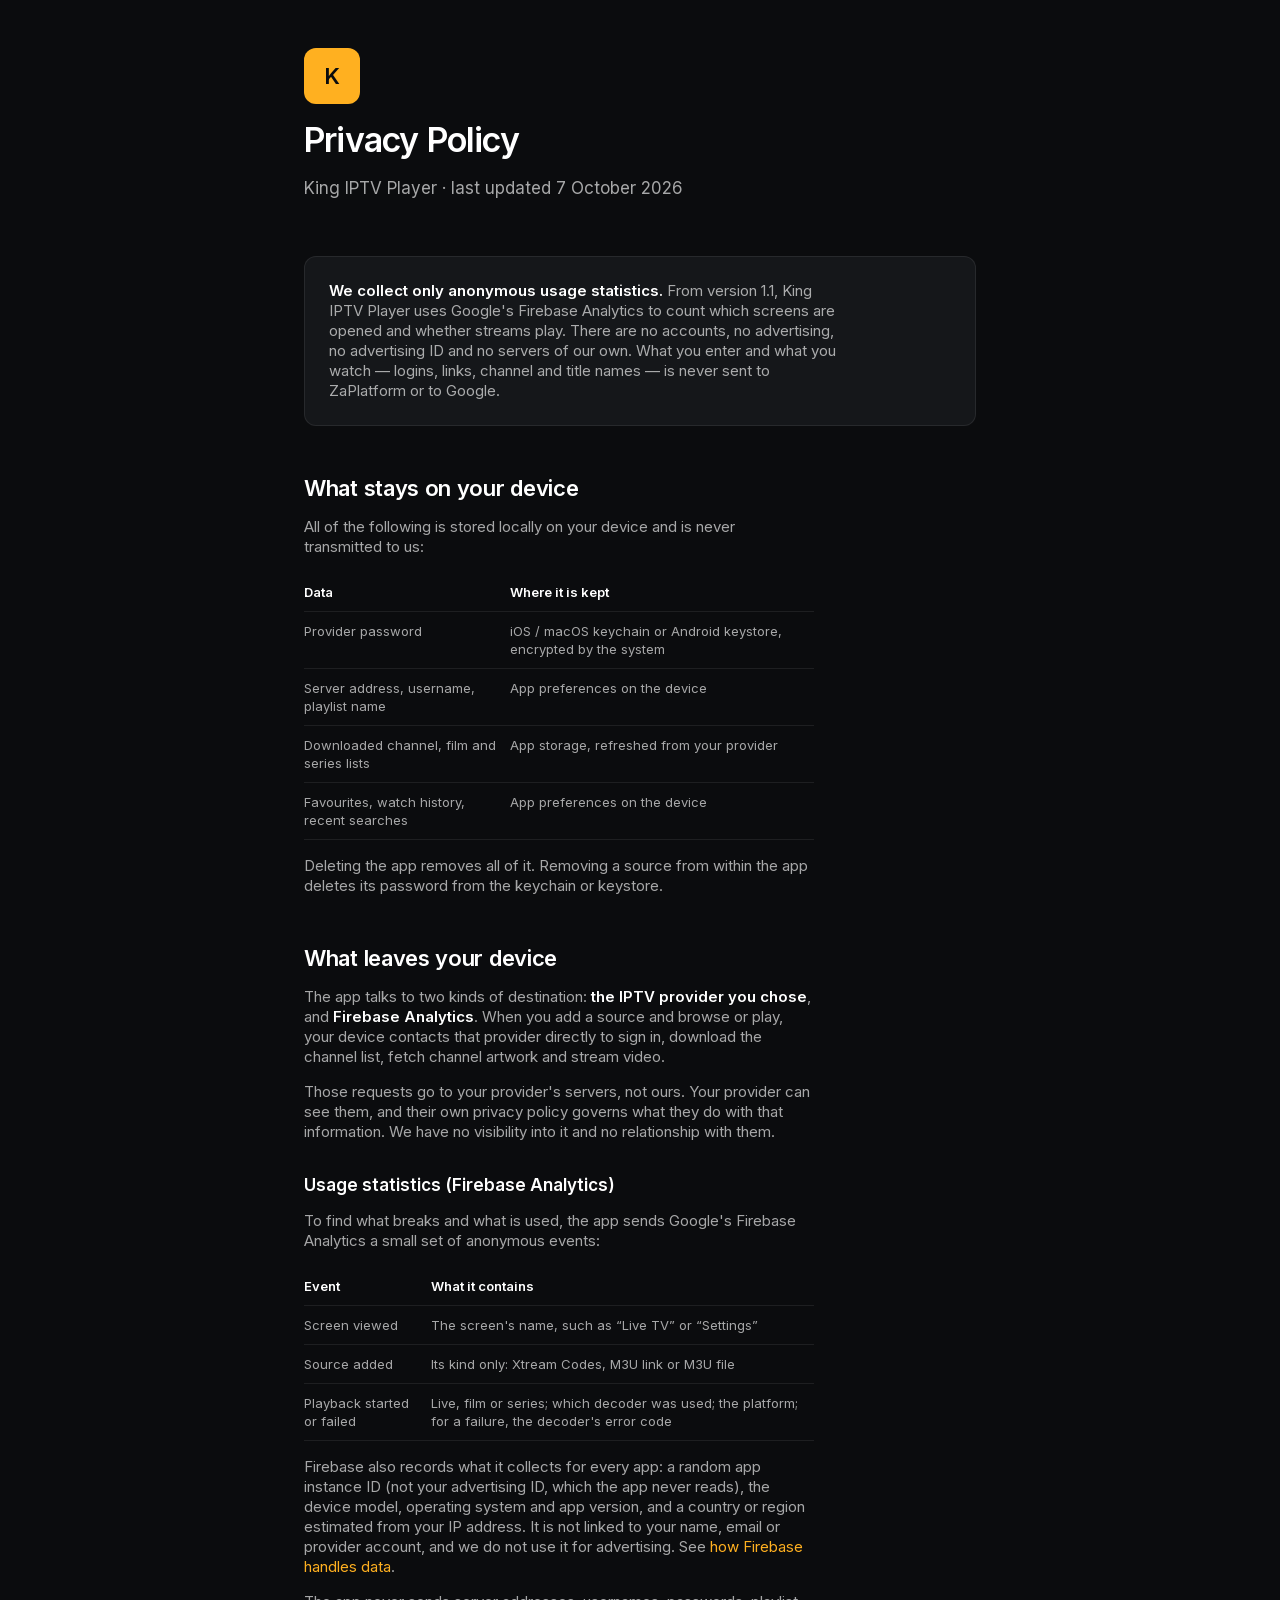
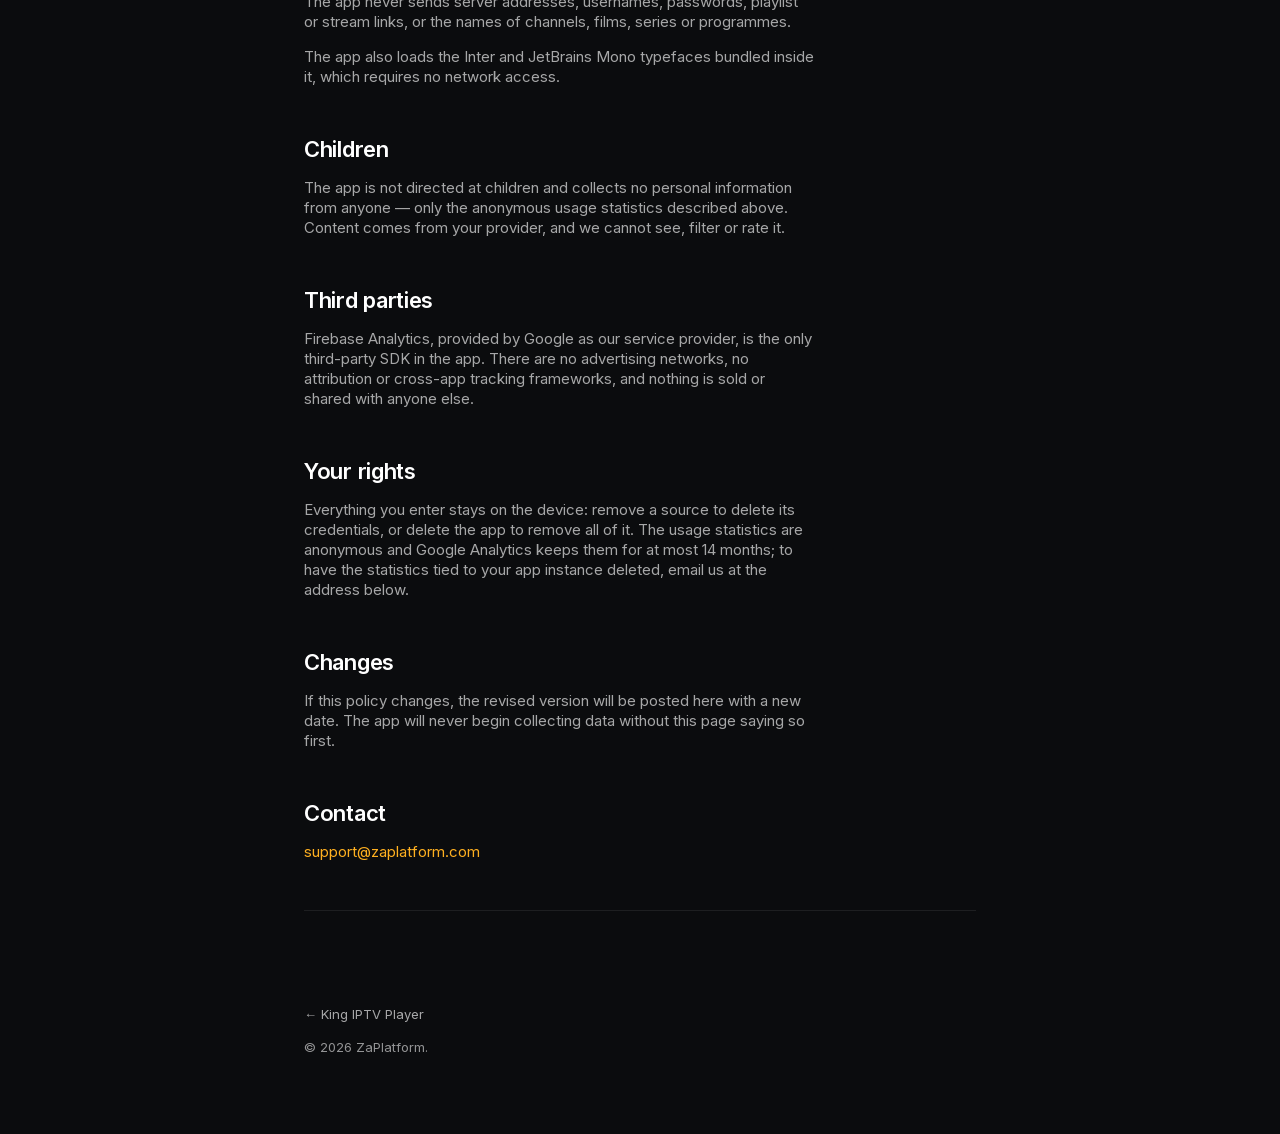
<file: privacy/index.html>
<!doctype html>
<html lang="en">
<head>
<meta charset="utf-8">
<meta name="viewport" content="width=device-width, initial-scale=1">
<title>Privacy Policy — King IPTV Player</title>
<meta name="description" content="King IPTV Player collects only anonymous usage statistics through Firebase Analytics. This policy explains what stays on your device and what leaves it.">
<link rel="canonical" href="https://kingiptv.zaplatform.com/privacy/">
<meta name="theme-color" content="#0B0C0E">
<link rel="icon" type="image/png" href="/favicon.png">
<link rel="apple-touch-icon" href="/apple-touch-icon.png">

<meta property="og:type" content="website">
<meta property="og:site_name" content="King IPTV Player">
<meta property="og:locale" content="en_GB">
<meta property="og:title" content="Privacy Policy — King IPTV Player">
<meta property="og:description" content="King IPTV Player collects only anonymous usage statistics through Firebase Analytics. This policy explains what stays on your device and what leaves it.">
<meta property="og:url" content="https://kingiptv.zaplatform.com/privacy/">
<meta property="og:image" content="https://kingiptv.zaplatform.com/og.png">
<meta property="og:image:width" content="1024">
<meta property="og:image:height" content="500">
<meta property="og:image:type" content="image/png">
<meta property="og:image:alt" content="King IPTV Player, an IPTV player for iPhone and Android">
<meta name="twitter:card" content="summary_large_image">
<meta name="twitter:title" content="Privacy Policy — King IPTV Player">
<meta name="twitter:description" content="King IPTV Player collects only anonymous usage statistics through Firebase Analytics. This policy explains what stays on your device and what leaves it.">
<meta name="twitter:image" content="https://kingiptv.zaplatform.com/og.png">
<script type="application/ld+json">
{
  "@context": "https://schema.org",
  "@type": "WebPage",
  "@id": "https://kingiptv.zaplatform.com/privacy/#webpage",
  "url": "https://kingiptv.zaplatform.com/privacy/",
  "name": "Privacy Policy — King IPTV Player",
  "inLanguage": "en",
  "dateModified": "2026-10-07",
  "isPartOf": { "@id": "https://kingiptv.zaplatform.com/#website" },
  "about": [{ "@id": "https://kingiptv.zaplatform.com/#ios" }, { "@id": "https://kingiptv.zaplatform.com/#android" }],
  "publisher": { "@type": "Organization", "@id": "https://kingiptv.zaplatform.com/#org", "name": "ZaPlatform", "url": "https://zaplatform.com/" },
  "breadcrumb": { "@type": "BreadcrumbList", "itemListElement": [
    { "@type": "ListItem", "position": 1, "name": "King IPTV Player", "item": "https://kingiptv.zaplatform.com/" },
    { "@type": "ListItem", "position": 2, "name": "Privacy policy", "item": "https://kingiptv.zaplatform.com/privacy/" }
  ] }
}
</script>

<link rel="preload" href="../fonts/inter-latin.woff2" as="font" type="font/woff2" crossorigin>
<link rel="stylesheet" href="../style.css">
</head>
<body>
<div class="wrap">

  <header>
    <div class="mark">K</div>
    <h1>Privacy Policy</h1>
    <p class="lead">King IPTV Player · last updated 7 October 2026</p>
  </header>

  <div class="card">
    <p style="margin:0">
      <strong>We collect only anonymous usage statistics.</strong> From version
      1.1, King IPTV Player uses Google's Firebase Analytics to count which
      screens are opened and whether streams play. There are no accounts, no
      advertising, no advertising ID and no servers of our own. What you enter
      and what you watch — logins, links, channel and title names — is never
      sent to ZaPlatform or to Google.
    </p>
  </div>

  <h2>What stays on your device</h2>
  <p>
    All of the following is stored locally on your device and is never
    transmitted to us:
  </p>

  <table>
    <tr>
      <th>Data</th>
      <th>Where it is kept</th>
    </tr>
    <tr>
      <td>Provider password</td>
      <td>iOS / macOS keychain or Android keystore, encrypted by the system</td>
    </tr>
    <tr>
      <td>Server address, username, playlist name</td>
      <td>App preferences on the device</td>
    </tr>
    <tr>
      <td>Downloaded channel, film and series lists</td>
      <td>App storage, refreshed from your provider</td>
    </tr>
    <tr>
      <td>Favourites, watch history, recent searches</td>
      <td>App preferences on the device</td>
    </tr>
  </table>

  <p>
    Deleting the app removes all of it. Removing a source from within the app
    deletes its password from the keychain or keystore.
  </p>

  <h2>What leaves your device</h2>
  <p>
    The app talks to two kinds of destination: <strong>the IPTV provider you
    chose</strong>, and <strong>Firebase Analytics</strong>. When you add a source and browse or play,
    your device contacts that provider directly to sign in, download the
    channel list, fetch channel artwork and stream video.
  </p>
  <p>
    Those requests go to your provider's servers, not ours. Your provider can
    see them, and their own privacy policy governs what they do with that
    information. We have no visibility into it and no relationship with them.
  </p>
  <h3>Usage statistics (Firebase Analytics)</h3>
  <p>
    To find what breaks and what is used, the app sends Google's Firebase
    Analytics a small set of anonymous events:
  </p>
  <table>
    <tr>
      <th>Event</th>
      <th>What it contains</th>
    </tr>
    <tr>
      <td>Screen viewed</td>
      <td>The screen's name, such as “Live TV” or “Settings”</td>
    </tr>
    <tr>
      <td>Source added</td>
      <td>Its kind only: Xtream Codes, M3U link or M3U file</td>
    </tr>
    <tr>
      <td>Playback started or failed</td>
      <td>Live, film or series; which decoder was used; the platform; for a
        failure, the decoder's error code</td>
    </tr>
  </table>
  <p>
    Firebase also records what it collects for every app: a random app
    instance ID (not your advertising ID, which the app never reads), the
    device model, operating system and app version, and a country or region
    estimated from your IP address. It is not linked to your name, email or
    provider account, and we do not use it for advertising. See
    <a href="https://firebase.google.com/support/privacy">how Firebase handles
    data</a>.
  </p>
  <p>
    The app never sends server addresses, usernames, passwords, playlist or
    stream links, or the names of channels, films, series or programmes.
  </p>
  <p>
    The app also loads the Inter and JetBrains Mono typefaces bundled inside
    it, which requires no network access.
  </p>

  <h2>Children</h2>
  <p>
    The app is not directed at children and collects no personal information
    from anyone — only the anonymous usage statistics described above. Content comes from your provider, and we cannot see, filter or
    rate it.
  </p>

  <h2>Third parties</h2>
  <p>
    Firebase Analytics, provided by Google as our service provider, is the
    only third-party SDK in the app. There are no advertising networks, no
    attribution or cross-app tracking frameworks, and nothing is sold or
    shared with anyone else.
  </p>

  <h2>Your rights</h2>
  <p>
    Everything you enter stays on the device: remove a source to delete its
    credentials, or delete the app to remove all of it. The usage statistics
    are anonymous and Google Analytics keeps them for at most 14 months; to have the
    statistics tied to your app instance deleted, email us at the address
    below.
  </p>

  <h2>Changes</h2>
  <p>
    If this policy changes, the revised version will be posted here with a new
    date. The app will never begin collecting data without this page saying so
    first.
  </p>

  <h2>Contact</h2>
  <p>
    <a href="mailto:support@zaplatform.com">support@zaplatform.com</a>
  </p>

  <hr>
  <footer>
    <p style="color:inherit"><a href="../">← King IPTV Player</a></p>
    <p style="color:inherit">© 2026 ZaPlatform.</p>
  </footer>

</div>
</body>
</html>
</file>
<file: style.css>
/* Inter, self-hosted (SIL OFL 1.1, see fonts/LICENSE.txt). Latin subset,
   variable weight. Served from this origin so no visitor data reaches a
   third-party font CDN. */
@font-face {
  font-family: Inter;
  font-style: normal;
  font-weight: 400 600;
  font-display: swap;
  src: url(fonts/inter-latin.woff2) format("woff2");
  unicode-range: U+0000-00FF, U+0131, U+0152-0153, U+02BB-02BC, U+02C6, U+02DA,
    U+02DC, U+0304, U+0308, U+0329, U+2000-206F, U+20AC, U+2122, U+2191, U+2193,
    U+2212, U+2215, U+FEFF, U+FFFD;
}

/* King IPTV — the app's own tokens, so the site and the product match. */
:root {
  --base: #0B0C0E;
  --surface: #15171A;
  --accent: #FFB020;
  --text: #FFFFFF;
  --text-secondary: rgba(255, 255, 255, 0.64);
  /* 0.56 keeps small print above the 4.5:1 WCAG AA contrast ratio on both
     --base and --surface (0.40 measured about 3.8:1). */
  --text-tertiary: rgba(255, 255, 255, 0.56);
  --hairline: rgba(255, 255, 255, 0.08);
  --radius-card: 12px;
  --radius-control: 8px;
}

* { box-sizing: border-box; }

html { -webkit-text-size-adjust: 100%; }

body {
  margin: 0;
  background: var(--base);
  color: var(--text);
  font-family: Inter, -apple-system, BlinkMacSystemFont, "Segoe UI", Helvetica, Arial, sans-serif;
  font-size: 15px;
  line-height: 20px;
  -webkit-font-smoothing: antialiased;
}

.wrap { max-width: 720px; margin: 0 auto; padding: 0 24px; }

header { padding: 48px 0 32px; }

.mark {
  width: 56px; height: 56px;
  border-radius: var(--radius-card);
  background: var(--accent);
  color: var(--base);
  display: flex; align-items: center; justify-content: center;
  font-size: 22px; font-weight: 600;
}

h1 {
  font-size: 34px; line-height: 40px; font-weight: 600;
  letter-spacing: -0.8px; margin: 16px 0 0;
}

h2 {
  font-size: 22px; line-height: 28px; font-weight: 600;
  letter-spacing: -0.3px; margin: 48px 0 12px;
}

h3 {
  font-size: 17px; line-height: 22px; font-weight: 600;
  margin: 32px 0 8px;
}

.lead {
  font-size: 17px; line-height: 24px;
  color: var(--text-secondary);
  max-width: 34em; margin: 16px 0 0;
}

p { color: var(--text-secondary); max-width: 34em; }

ul { color: var(--text-secondary); max-width: 34em; padding-left: 20px; }
li { margin-bottom: 8px; }

strong { color: var(--text); font-weight: 600; }

a { color: var(--accent); text-decoration: none; }
a:hover { text-decoration: underline; }

.note {
  font-size: 13px; line-height: 18px;
  color: var(--text-tertiary);
  max-width: 34em;
}

.card {
  background: var(--surface);
  border: 1px solid var(--hairline);
  border-radius: var(--radius-card);
  padding: 24px;
  margin: 24px 0;
}

.features { display: grid; gap: 12px; grid-template-columns: 1fr; margin: 32px 0; }
@media (min-width: 640px) { .features { grid-template-columns: 1fr 1fr; } }

.feature { background: var(--surface); border: 1px solid var(--hairline);
           border-radius: var(--radius-card); padding: 20px; }
.feature h3 { margin: 0 0 6px; font-size: 15px; }
.feature p { margin: 0; font-size: 13px; line-height: 18px; }

.pill {
  display: inline-block;
  font-size: 11px; line-height: 14px; font-weight: 600;
  letter-spacing: 0.5px; text-transform: uppercase;
  color: var(--accent);
  border: 1px solid var(--accent);
  background: rgba(255, 176, 32, 0.12);
  border-radius: 999px; padding: 3px 10px;
}

hr { border: 0; border-top: 1px solid var(--hairline); margin: 48px 0; }

footer { padding: 32px 0 64px; color: var(--text-tertiary); font-size: 13px; }
footer a { color: var(--text-secondary); }

table { border-collapse: collapse; width: 100%; max-width: 34em; margin: 16px 0; }
th, td { text-align: left; padding: 10px 12px 10px 0; border-bottom: 1px solid var(--hairline);
         font-size: 13px; line-height: 18px; vertical-align: top; }
th { color: var(--text); font-weight: 600; }
td { color: var(--text-secondary); }

img.mark { display: block; }

.cta { display: flex; flex-wrap: wrap; align-items: center; gap: 12px 16px; margin: 24px 0 0; max-width: none; }
.button {
  display: inline-block;
  background: var(--accent); color: var(--base);
  font-weight: 600; font-size: 15px; line-height: 20px;
  border-radius: var(--radius-control); padding: 12px 18px;
}
.button:hover { text-decoration: none; filter: brightness(1.08); }
a:focus-visible { outline: 2px solid var(--accent); outline-offset: 3px; border-radius: 4px; }
.button:focus-visible { outline-color: var(--text); }
.cta .note { margin: 0; flex-basis: 100%; }

.faq h3 { margin: 24px 0 6px; font-size: 15px; }
.faq p { margin: 0; }
</file>
